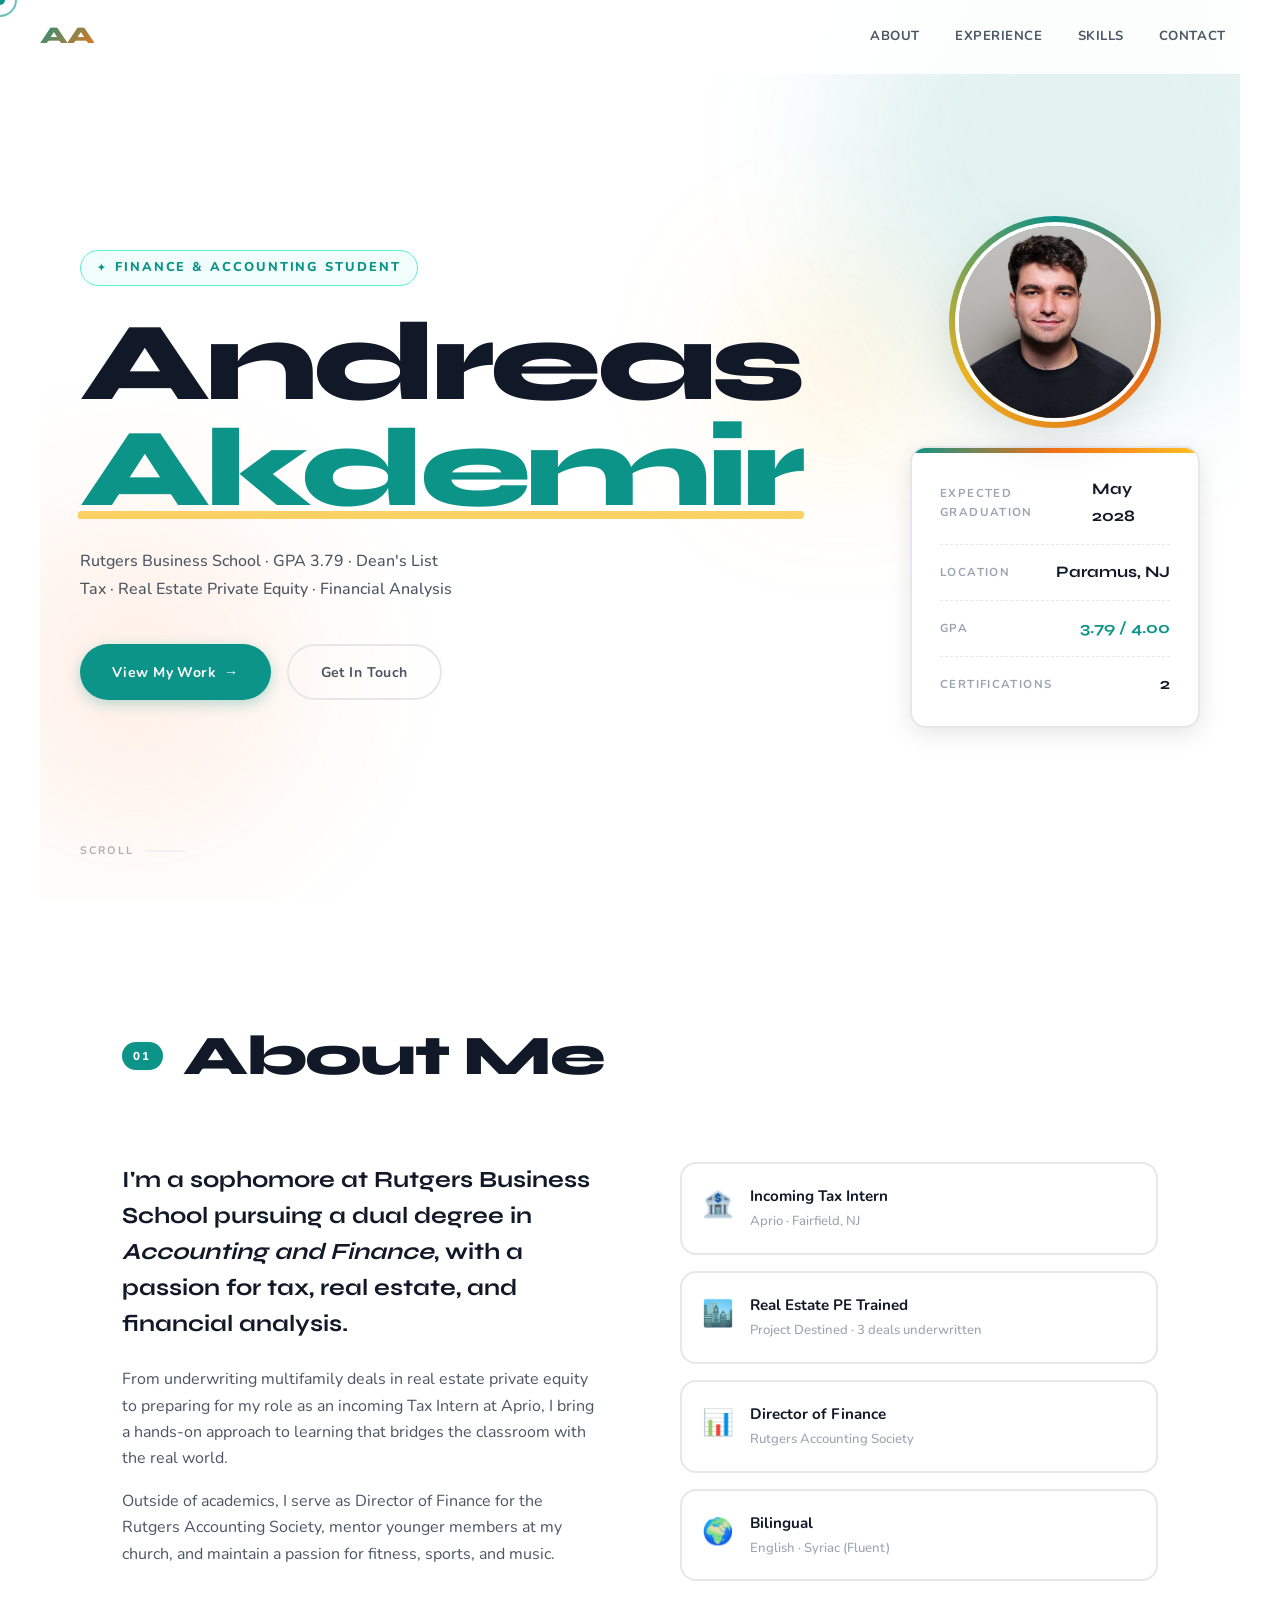
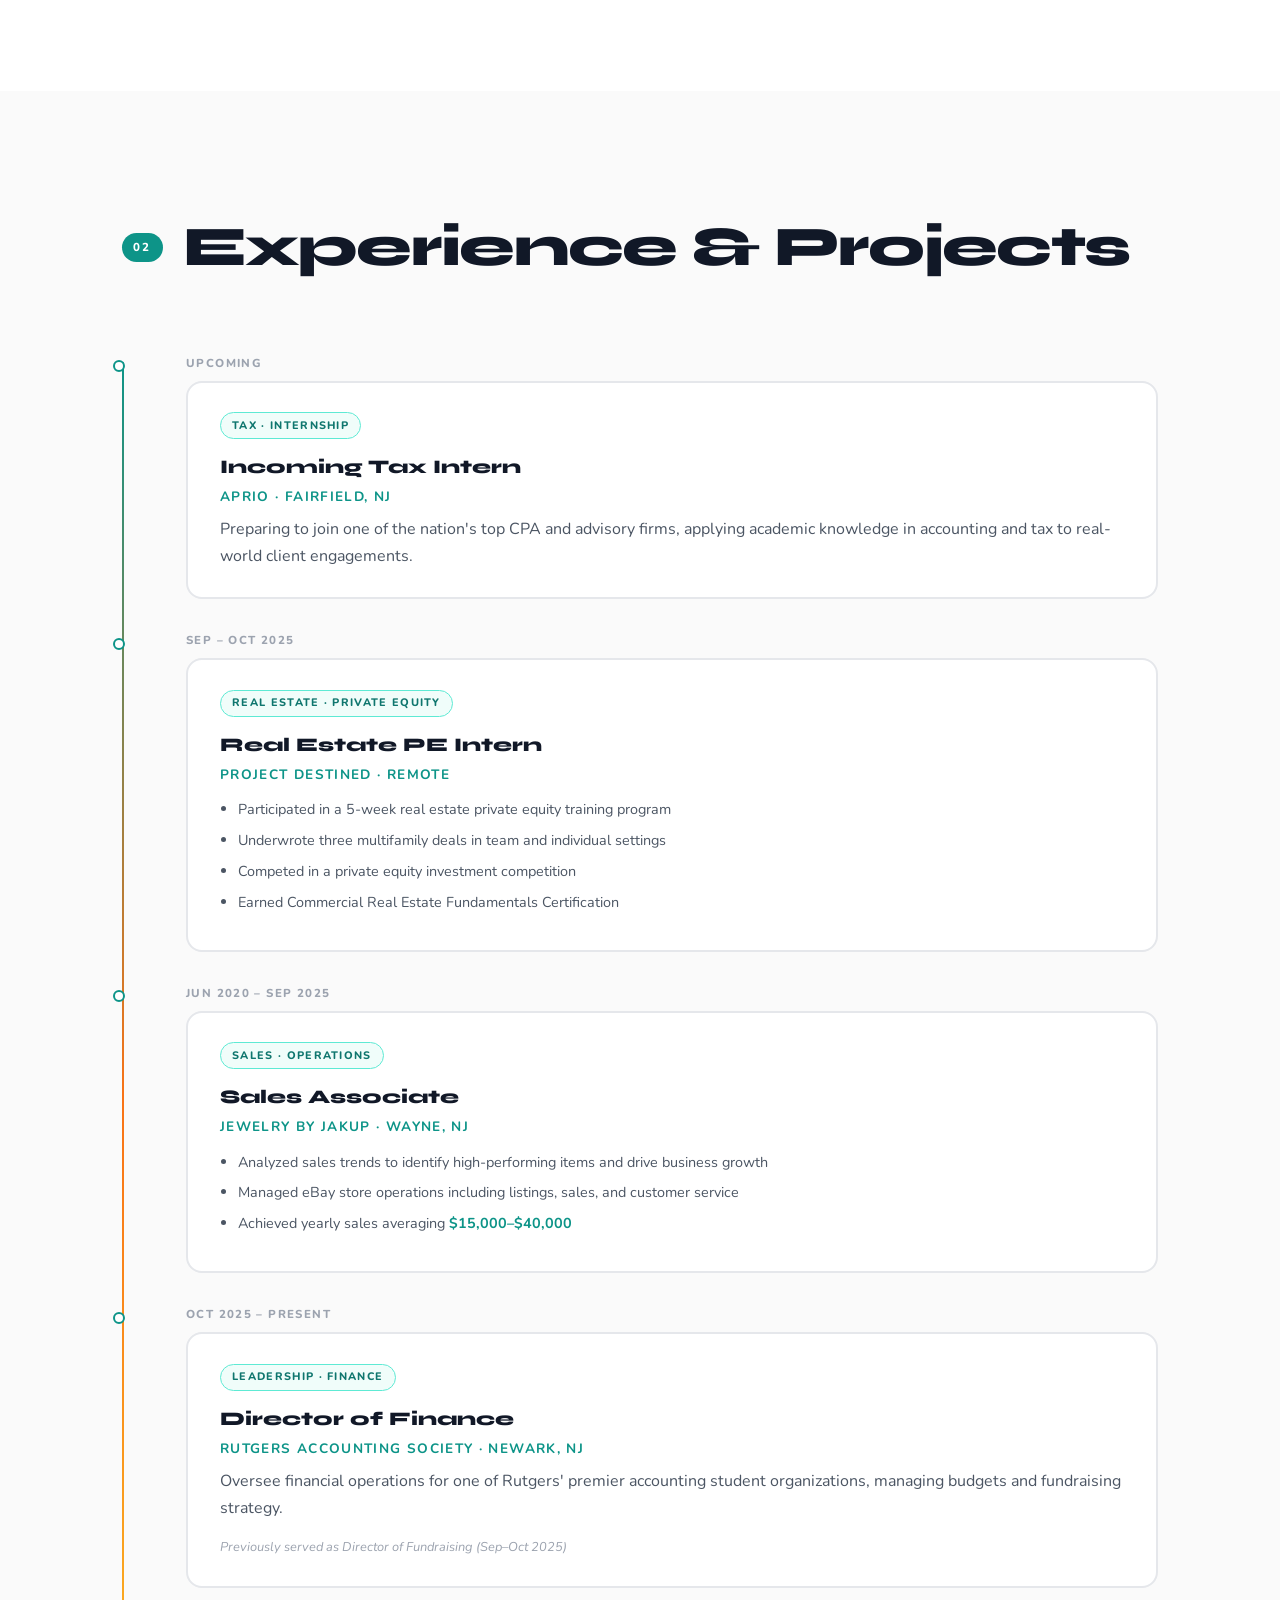
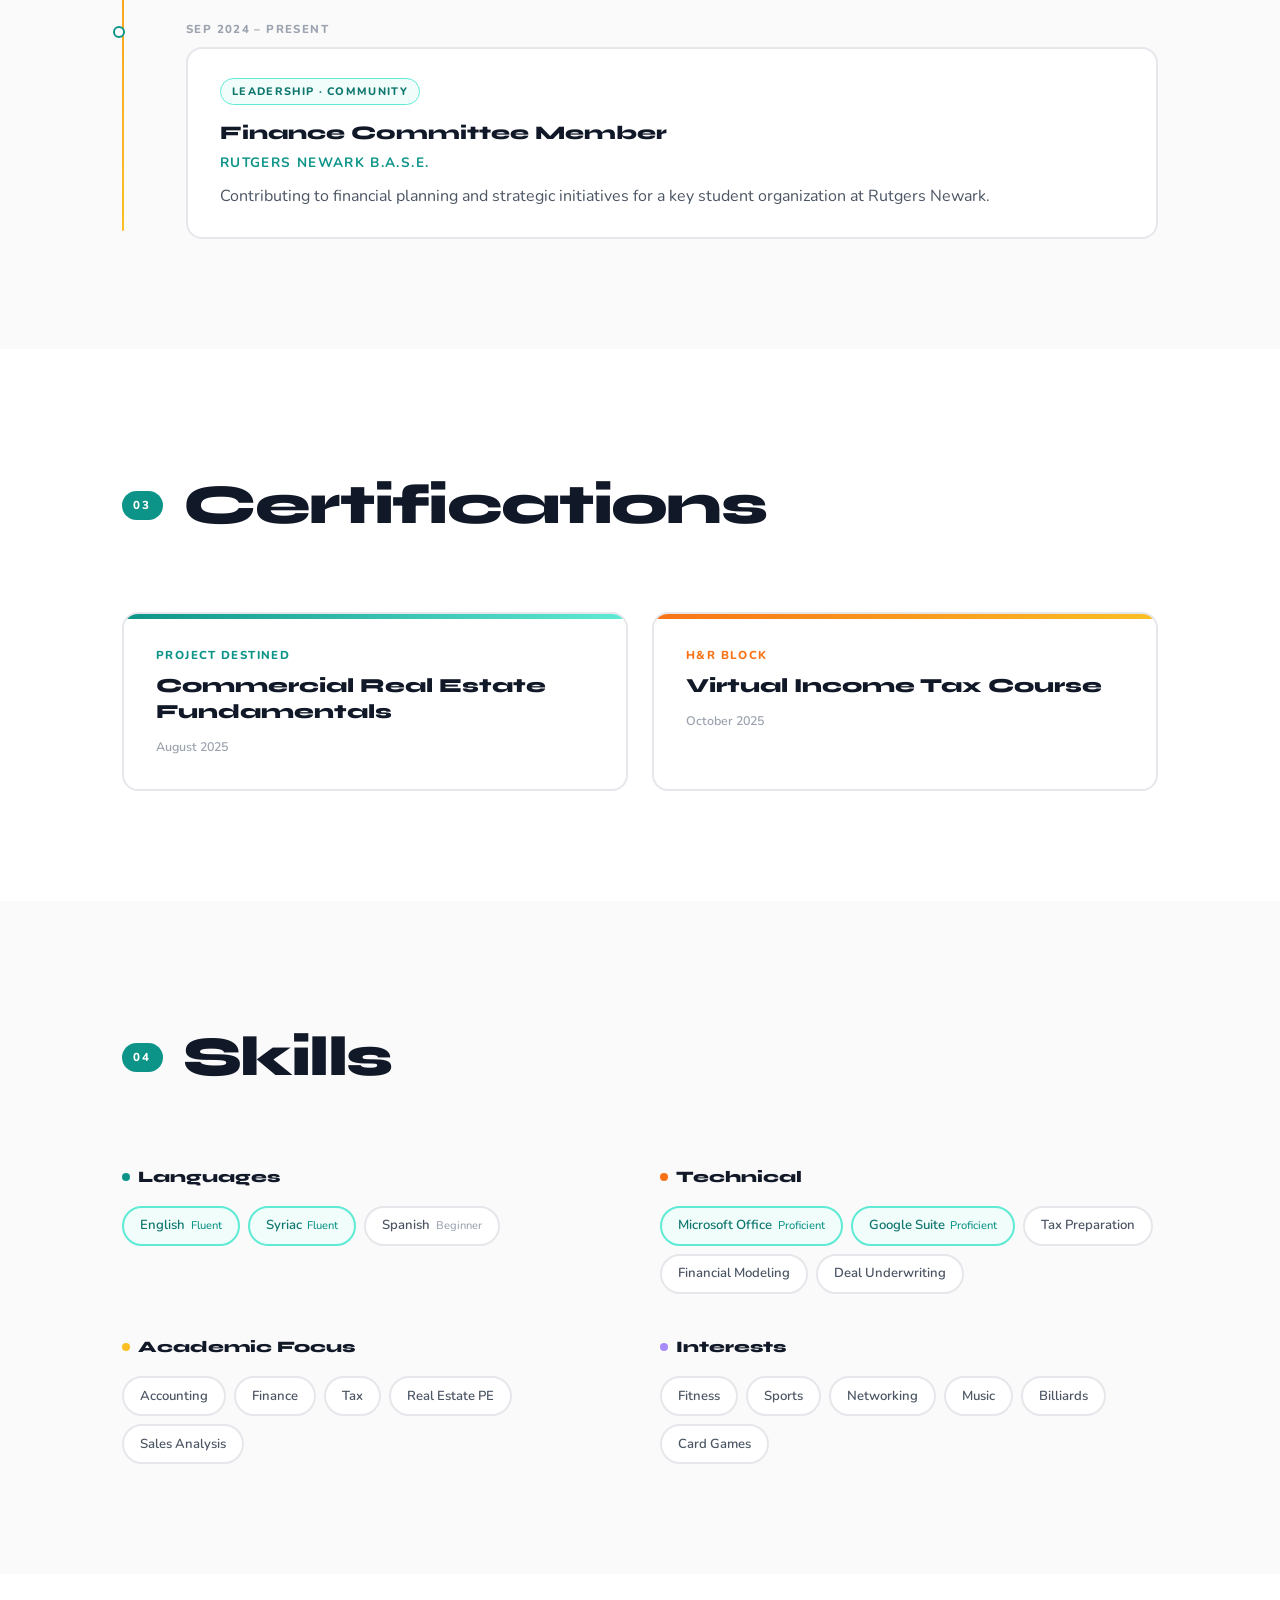
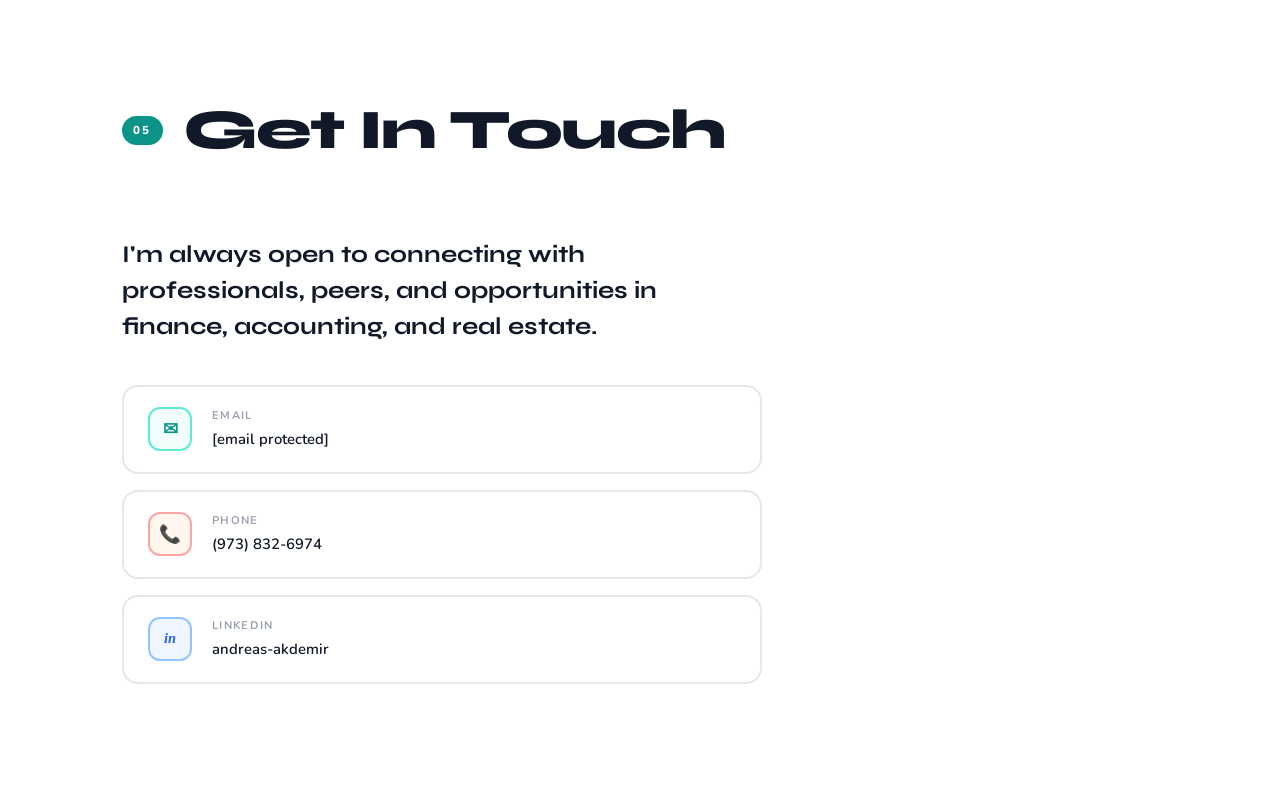
<file: index (1).html>
<!DOCTYPE html>
<html lang="en">
<head>
  <meta charset="UTF-8" />
  <meta name="viewport" content="width=device-width, initial-scale=1.0"/>
  <title>Andreas Akdemir — Finance & Accounting</title>
  <style>
/* =============================================
   ANDREAS AKDEMIR — FUN PORTFOLIO STYLES
   Playful, bold, energetic — still professional
   ============================================= */

/* ---- VARIABLES ---- */
:root {
  --teal:        #0d9488;
  --teal-light:  #5eead4;
  --teal-dark:   #0f766e;
  --teal-faint:  #f0fdfa;
  --coral:       #f97316;
  --coral-faint: #fff7ed;
  --yellow:      #fbbf24;
  --yellow-faint:#fffbeb;
  --white:       #ffffff;
  --off-white:   #f8fafb;
  --text:        #111827;
  --text-mid:    #4b5563;
  --text-light:  #9ca3af;
  --border:      #e5e7eb;
  --font-display:'Syne', sans-serif;
  --font-body:   'Nunito', sans-serif;
  --shadow-sm:    0 2px 8px rgba(0,0,0,0.07);
  --shadow-md:    0 6px 24px rgba(0,0,0,0.10);
  --shadow-lg:    0 16px 48px rgba(0,0,0,0.12);
  --shadow-teal:  0 8px 30px rgba(13,148,136,0.25);
  --shadow-coral: 0 8px 30px rgba(249,115,22,0.2);
  --radius:      16px;
  --radius-sm:   10px;
  --transition:  0.3s cubic-bezier(0.34, 1.56, 0.64, 1);
  --transition-fast: 0.2s ease;
}

/* ---- RESET ---- */
*, *::before, *::after { box-sizing: border-box; margin: 0; padding: 0; }
html { scroll-behavior: smooth; font-size: 16px; }
body {
  font-family: var(--font-body);
  color: var(--text);
  background: var(--white);
  line-height: 1.65;
  overflow-x: hidden;
  cursor: none;
}
a { text-decoration: none; color: inherit; }
ul { list-style: none; }

/* ---- CUSTOM CURSOR ---- */
.cursor-dot {
  width: 10px; height: 10px;
  background: var(--teal);
  border-radius: 50%;
  position: fixed;
  top: 0; left: 0;
  pointer-events: none;
  z-index: 9999;
  transform: translate(-50%, -50%);
  transition: background 0.2s ease, width 0.2s ease, height 0.2s ease;
}
.cursor-ring {
  width: 34px; height: 34px;
  border: 2px solid var(--teal);
  border-radius: 50%;
  position: fixed;
  top: 0; left: 0;
  pointer-events: none;
  z-index: 9998;
  transform: translate(-50%, -50%);
  transition: border-color 0.2s ease, width 0.25s ease, height 0.25s ease;
  opacity: 0.6;
}
.cursor-hover .cursor-dot { background: var(--coral); width: 14px; height: 14px; }
.cursor-hover .cursor-ring { border-color: var(--coral); width: 44px; height: 44px; }

/* ---- TYPOGRAPHY ---- */
h1, h2, h3 { font-family: var(--font-display); font-weight: 800; }
h2 { font-size: clamp(2.2rem, 5vw, 3.5rem); letter-spacing: -0.03em; }
h3 { font-size: 1.35rem; }
h4 { font-size: 0.85rem; font-family: var(--font-body); font-weight: 700; color: var(--teal); text-transform: uppercase; letter-spacing: 0.1em; margin-bottom: 0.5rem; }
p { color: var(--text-mid); margin-bottom: 1rem; }
p:last-child { margin-bottom: 0; }
strong { font-weight: 700; color: var(--text); }
.teal { color: var(--teal) !important; }

/* ---- UTILITY ---- */
.container { max-width: 1100px; margin: 0 auto; padding: 0 2rem; }
.section { padding: 110px 0; }
.section-alt { background: #fafafa; }

.section-header {
  display: flex;
  align-items: center;
  gap: 1.25rem;
  margin-bottom: 60px;
}
.section-number {
  font-family: var(--font-body);
  font-size: 0.72rem;
  font-weight: 800;
  letter-spacing: 0.18em;
  color: var(--white);
  background: var(--teal);
  padding: 0.3rem 0.7rem;
  border-radius: 100px;
  text-transform: uppercase;
}

/* ---- REVEAL ANIMATIONS ---- */
.reveal {
  opacity: 1;
  transform: translateY(0);
}
.delay-1 { transition-delay: 0.08s; }
.delay-2 { transition-delay: 0.16s; }
.delay-3 { transition-delay: 0.24s; }
.delay-4 { transition-delay: 0.32s; }

/* ---- NAVBAR ---- */
#navbar {
  position: fixed;
  top: 0; left: 0; right: 0;
  z-index: 100;
  display: flex;
  align-items: center;
  justify-content: space-between;
  padding: 1rem 2.5rem;
  background: rgba(255,255,255,0.88);
  backdrop-filter: blur(16px);
  border-bottom: 2px solid transparent;
  transition: border-color 0.3s, box-shadow 0.3s;
}
#navbar.scrolled {
  border-color: var(--teal-light);
  box-shadow: var(--shadow-sm);
}
.nav-logo {
  font-family: var(--font-display);
  font-size: 1.5rem;
  font-weight: 800;
  background: linear-gradient(135deg, var(--teal), var(--coral));
  -webkit-background-clip: text;
  -webkit-text-fill-color: transparent;
  background-clip: text;
  letter-spacing: -0.04em;
}
.nav-links { display: flex; gap: 0.4rem; }
.nav-links a {
  font-size: 0.82rem;
  font-weight: 700;
  letter-spacing: 0.04em;
  color: var(--text-mid);
  text-transform: uppercase;
  padding: 0.45rem 0.9rem;
  border-radius: 100px;
  transition: background 0.2s ease, color 0.2s ease;
}
.nav-links a:hover { background: var(--teal-faint); color: var(--teal); }
.hamburger { display: none; flex-direction: column; gap: 5px; background: none; border: none; cursor: pointer; padding: 4px; }
.hamburger span { display: block; width: 22px; height: 2px; background: var(--text); border-radius: 2px; transition: var(--transition-fast); }

/* ---- BG BLOBS ---- */
.blob {
  position: absolute;
  border-radius: 50%;
  filter: blur(70px);
  pointer-events: none;
  z-index: 0;
}

/* ---- HERO ---- */
#hero {
  min-height: 100vh;
  display: flex;
  align-items: center;
  padding: 130px 2.5rem 80px;
  position: relative;
  overflow: hidden;
  gap: 4rem;
  max-width: 1200px;
  margin: 0 auto;
}
.hero-blob-1 {
  width: 500px; height: 500px;
  background: rgba(13,148,136,0.12);
  top: -100px; right: -100px;
  animation: float1 8s ease-in-out infinite;
}
.hero-blob-2 {
  width: 350px; height: 350px;
  background: rgba(249,115,22,0.09);
  bottom: 50px; left: -80px;
  animation: float2 10s ease-in-out infinite;
}
.hero-blob-3 {
  width: 200px; height: 200px;
  background: rgba(251,191,36,0.14);
  top: 30%; right: 25%;
  animation: float1 7s ease-in-out infinite reverse;
}
@keyframes float1 {
  0%, 100% { transform: translateY(0) scale(1); }
  50% { transform: translateY(-30px) scale(1.05); }
}
@keyframes float2 {
  0%, 100% { transform: translateY(0) rotate(0deg); }
  50% { transform: translateY(-20px) rotate(8deg); }
}

.hero-content { flex: 1; position: relative; z-index: 1; }
.hero-eyebrow {
  display: inline-flex;
  align-items: center;
  gap: 0.5rem;
  font-size: 0.8rem;
  font-weight: 800;
  letter-spacing: 0.15em;
  text-transform: uppercase;
  color: var(--teal);
  background: var(--teal-faint);
  border: 1.5px solid var(--teal-light);
  padding: 0.4rem 1rem;
  border-radius: 100px;
  margin-bottom: 1.5rem;
}
.hero-eyebrow::before { content: '✦'; font-size: 0.65rem; }
.hero-name {
  font-size: clamp(3.8rem, 9vw, 7rem);
  line-height: 0.95;
  letter-spacing: -0.04em;
  color: var(--text);
  margin-bottom: 1.5rem;
  font-weight: 800;
}
.name-highlight {
  position: relative;
  display: inline-block;
  color: var(--teal);
}
.name-highlight::after {
  content: '';
  position: absolute;
  bottom: 4px; left: -2px; right: -2px;
  height: 8px;
  background: var(--yellow);
  border-radius: 3px;
  z-index: -1;
  transform: skewX(-4deg);
  opacity: 0.7;
}
.hero-sub {
  font-size: 1rem;
  color: var(--text-mid);
  line-height: 1.8;
  margin-bottom: 2.5rem;
  max-width: 420px;
  font-weight: 500;
}
.hero-cta { display: flex; gap: 1rem; flex-wrap: wrap; }

.btn-primary {
  display: inline-flex;
  align-items: center;
  gap: 0.5rem;
  padding: 0.9rem 2rem;
  background: var(--teal);
  color: white;
  font-size: 0.88rem;
  font-weight: 700;
  letter-spacing: 0.03em;
  border-radius: 100px;
  transition: transform 0.2s cubic-bezier(0.34,1.56,0.64,1), box-shadow 0.2s ease, background 0.2s ease;
  box-shadow: 0 4px 14px rgba(13,148,136,0.3);
}
.btn-primary::after { content: '→'; }
.btn-primary:hover {
  background: var(--teal-dark);
  transform: translateY(-3px) scale(1.04);
  box-shadow: var(--shadow-teal);
}
.btn-ghost {
  display: inline-flex;
  align-items: center;
  gap: 0.5rem;
  padding: 0.9rem 2rem;
  border: 2px solid var(--border);
  color: var(--text-mid);
  font-size: 0.88rem;
  font-weight: 700;
  letter-spacing: 0.03em;
  border-radius: 100px;
  transition: border-color 0.2s, color 0.2s, transform 0.2s cubic-bezier(0.34,1.56,0.64,1);
}
.btn-ghost:hover { border-color: var(--coral); color: var(--coral); transform: translateY(-3px); }

.hero-side { flex: 0 0 290px; position: relative; z-index: 1; }
.hero-card {
  background: var(--white);
  border: 2px solid var(--border);
  border-radius: var(--radius);
  padding: 1.75rem;
  box-shadow: var(--shadow-md);
  position: relative;
  overflow: hidden;
}
.hero-card::before {
  content: '';
  position: absolute;
  top: 0; left: 0; right: 0;
  height: 5px;
  background: linear-gradient(90deg, var(--teal), var(--coral), var(--yellow));
}
.hero-card-row {
  display: flex;
  justify-content: space-between;
  align-items: center;
  padding: 0.9rem 0;
  border-bottom: 1px dashed var(--border);
}
.hero-card-row:last-child { border-bottom: none; padding-bottom: 0; }
.hero-card-row:first-child { padding-top: 0; }
.card-label { font-size: 0.72rem; text-transform: uppercase; letter-spacing: 0.12em; color: var(--text-light); font-weight: 700; }
.card-value { font-family: var(--font-display); font-size: 1rem; font-weight: 700; color: var(--text); }

.scroll-hint {
  position: absolute;
  bottom: 2.5rem; left: 2.5rem;
  display: flex;
  align-items: center;
  gap: 0.75rem;
  opacity: 0.45;
}
.scroll-hint span { font-size: 0.68rem; letter-spacing: 0.18em; text-transform: uppercase; color: var(--text-mid); font-weight: 700; }
.scroll-line { width: 40px; height: 2px; background: var(--border); border-radius: 2px; overflow: hidden; position: relative; }
.scroll-line::after {
  content: '';
  position: absolute; top: 0; left: -100%;
  width: 100%; height: 100%;
  background: linear-gradient(90deg, var(--teal), var(--coral));
  animation: scrollLine 2s ease infinite;
}
@keyframes scrollLine { 0% { left: -100%; } 100% { left: 100%; } }

/* ---- ABOUT ---- */
.about-grid {
  display: grid;
  grid-template-columns: 1fr 1fr;
  gap: 5rem;
  align-items: start;
}
.about-text .large-text {
  font-family: var(--font-display);
  font-size: 1.45rem;
  line-height: 1.55;
  color: var(--text);
  margin-bottom: 1.5rem;
  font-weight: 700;
}
.about-highlights { display: flex; flex-direction: column; gap: 1rem; }
.highlight-item {
  display: flex;
  align-items: flex-start;
  gap: 1rem;
  padding: 1.25rem;
  background: var(--white);
  border: 2px solid var(--border);
  border-radius: var(--radius);
  transition: transform var(--transition), box-shadow var(--transition), border-color var(--transition);
}
.highlight-item:hover {
  transform: translateY(-4px) rotate(-0.5deg);
  box-shadow: var(--shadow-md);
  border-color: var(--teal-light);
}
.highlight-item:nth-child(2):hover { border-color: #fcd34d; box-shadow: 0 8px 28px rgba(251,191,36,0.2); }
.highlight-item:nth-child(3):hover { border-color: #fca5a5; box-shadow: 0 8px 28px rgba(249,115,22,0.15); }
.highlight-icon { font-size: 1.6rem; flex-shrink: 0; }
.highlight-item strong { display: block; font-size: 0.95rem; color: var(--text); margin-bottom: 2px; font-weight: 700; }
.highlight-item p { font-size: 0.82rem; color: var(--text-light); margin: 0; font-weight: 500; }

/* ---- TIMELINE ---- */
.timeline { position: relative; padding-left: 2rem; }
.timeline::before {
  content: '';
  position: absolute;
  top: 8px; bottom: 8px; left: 0;
  width: 2px;
  background: linear-gradient(to bottom, var(--teal), var(--coral), var(--yellow));
  border-radius: 2px;
}
.timeline-item {
  position: relative;
  margin-bottom: 2rem;
  padding-left: 2rem;
}
.timeline-item:last-child { margin-bottom: 0; }
.timeline-dot {
  position: absolute;
  left: -2.55rem;
  top: 0.4rem;
  width: 12px; height: 12px;
  background: var(--white);
  border: 2.5px solid var(--teal);
  border-radius: 50%;
  transition: transform var(--transition), background var(--transition);
}
.timeline-item:hover .timeline-dot {
  background: var(--teal);
  transform: scale(1.5);
}
.timeline-date {
  font-size: 0.72rem;
  font-weight: 800;
  letter-spacing: 0.12em;
  text-transform: uppercase;
  color: var(--text-light);
  margin-bottom: 0.5rem;
}
.timeline-card {
  background: var(--white);
  border: 2px solid var(--border);
  border-radius: var(--radius);
  padding: 1.75rem 2rem;
  transition: transform var(--transition), box-shadow var(--transition), border-color var(--transition);
}
.timeline-card:hover {
  transform: translateX(6px);
  box-shadow: var(--shadow-md);
  border-color: var(--teal-light);
}
.timeline-tag {
  display: inline-block;
  font-size: 0.68rem;
  font-weight: 800;
  letter-spacing: 0.12em;
  text-transform: uppercase;
  color: var(--teal-dark);
  background: var(--teal-faint);
  border: 1.5px solid var(--teal-light);
  padding: 0.22rem 0.7rem;
  border-radius: 100px;
  margin-bottom: 0.75rem;
}
.timeline-card h3 { font-size: 1.2rem; margin-bottom: 0.2rem; }
.timeline-card ul { padding-left: 1.1rem; margin-top: 0.75rem; }
.timeline-card ul li {
  font-size: 0.9rem;
  color: var(--text-mid);
  margin-bottom: 0.45rem;
  list-style: disc;
}
.small-note { font-size: 0.8rem !important; color: var(--text-light) !important; font-style: italic; margin-top: 0.75rem; }

/* ---- CERTIFICATIONS ---- */
.cert-grid {
  display: grid;
  grid-template-columns: 1fr 1fr;
  gap: 1.5rem;
}
.cert-card {
  padding: 2rem;
  border: 2px solid var(--border);
  border-radius: var(--radius);
  background: var(--white);
  position: relative;
  overflow: hidden;
  transition: transform var(--transition), box-shadow var(--transition), border-color var(--transition);
}
.cert-card::before {
  content: '';
  position: absolute;
  top: 0; left: 0; right: 0;
  height: 5px;
  background: linear-gradient(90deg, var(--teal), var(--teal-light));
}
.cert-card:nth-child(2)::before { background: linear-gradient(90deg, var(--coral), var(--yellow)); }
.cert-card:hover { transform: translateY(-6px) rotate(0.5deg); box-shadow: var(--shadow-lg); border-color: var(--teal-light); }
.cert-card:nth-child(2):hover { border-color: #fca5a5; box-shadow: var(--shadow-coral); }
.cert-org {
  font-size: 0.72rem;
  font-weight: 800;
  letter-spacing: 0.12em;
  text-transform: uppercase;
  color: var(--teal);
  margin-bottom: 0.5rem;
}
.cert-card:nth-child(2) .cert-org { color: var(--coral); }
.cert-name {
  font-family: var(--font-display);
  font-size: 1.25rem;
  color: var(--text);
  line-height: 1.3;
  margin-bottom: 0.75rem;
  font-weight: 800;
}
.cert-date { font-size: 0.78rem; color: var(--text-light); font-weight: 600; }

/* ---- SKILLS ---- */
.skills-grid {
  display: grid;
  grid-template-columns: 1fr 1fr;
  gap: 2.5rem;
}
.skill-group h3 {
  font-size: 1rem;
  margin-bottom: 1rem;
  color: var(--text);
  display: flex;
  align-items: center;
  gap: 0.5rem;
}
.skill-group h3::before {
  content: '';
  display: inline-block;
  width: 8px; height: 8px;
  background: var(--teal);
  border-radius: 50%;
  flex-shrink: 0;
}
.skill-group:nth-child(2) h3::before { background: var(--coral); }
.skill-group:nth-child(3) h3::before { background: var(--yellow); }
.skill-group:nth-child(4) h3::before { background: #a78bfa; }

.skill-pills { display: flex; flex-wrap: wrap; gap: 0.5rem; }
.pill {
  display: inline-flex;
  align-items: center;
  gap: 0.35rem;
  padding: 0.45rem 1rem;
  border: 2px solid var(--border);
  border-radius: 100px;
  font-size: 0.82rem;
  font-weight: 600;
  color: var(--text-mid);
  background: var(--white);
  transition: transform var(--transition), border-color 0.2s, color 0.2s, box-shadow 0.2s;
}
.pill em { font-style: normal; font-size: 0.7rem; color: var(--text-light); font-weight: 500; }
.pill-strong {
  border-color: var(--teal-light);
  background: var(--teal-faint);
  color: var(--teal-dark);
}
.pill-strong em { color: var(--teal); }
.pill:hover {
  transform: translateY(-3px) scale(1.06);
  border-color: var(--teal);
  color: var(--teal);
  box-shadow: 0 4px 12px rgba(13,148,136,0.2);
}

/* ---- CONTACT ---- */
.contact-wrapper { max-width: 640px; }
.contact-intro {
  font-family: var(--font-display);
  font-size: 1.5rem;
  line-height: 1.5;
  color: var(--text);
  margin-bottom: 2.5rem;
  font-weight: 700;
}
.contact-links { display: flex; flex-direction: column; gap: 1rem; }
.contact-link {
  display: flex;
  align-items: center;
  gap: 1.25rem;
  padding: 1.25rem 1.5rem;
  border: 2px solid var(--border);
  border-radius: var(--radius);
  transition: transform var(--transition), border-color 0.2s, box-shadow 0.2s, background 0.2s;
}
.contact-link:hover {
  transform: translateX(10px);
  border-color: var(--teal);
  background: var(--teal-faint);
  box-shadow: var(--shadow-sm);
}
.contact-link:nth-child(2):hover { border-color: var(--coral); background: var(--coral-faint); }
.contact-link:nth-child(3):hover { border-color: #2563eb; background: #eff6ff; }
.contact-icon {
  width: 44px; height: 44px;
  display: flex; align-items: center; justify-content: center;
  background: var(--teal-faint);
  border: 2px solid var(--teal-light);
  border-radius: 12px;
  color: var(--teal);
  font-size: 1.1rem;
  font-weight: 800;
  flex-shrink: 0;
  font-family: Georgia, serif;
  transition: transform var(--transition);
}
.contact-link:hover .contact-icon { transform: scale(1.15) rotate(-5deg); }
.contact-link:nth-child(2) .contact-icon { background: var(--coral-faint); border-color: #fca5a5; color: var(--coral); }
.contact-link:nth-child(3) .contact-icon { background: #eff6ff; border-color: #93c5fd; color: #2563eb; font-style: italic; font-size: 0.9rem; }
.contact-label {
  display: block;
  font-size: 0.7rem;
  text-transform: uppercase;
  letter-spacing: 0.12em;
  color: var(--text-light);
  margin-bottom: 2px;
  font-weight: 700;
}
.contact-val { display: block; font-size: 0.93rem; color: var(--text); font-weight: 600; }

/* ---- FOOTER ---- */
footer {
  padding: 2rem 2.5rem;
  border-top: 2px dashed var(--border);
  text-align: center;
  background: #fafafa;
}
footer p { font-size: 0.8rem; color: var(--text-light); margin: 0; font-weight: 600; }
footer p::before { content: '✦ '; color: var(--teal); }
footer p::after { content: ' ✦'; color: var(--coral); }

/* ---- RESPONSIVE ---- */
@media (max-width: 900px) {
  #hero { flex-direction: column; gap: 2.5rem; padding-top: 110px; }
  .hero-side { flex: unset; width: 100%; max-width: 380px; }
  .about-grid { grid-template-columns: 1fr; gap: 2.5rem; }
  .skills-grid { grid-template-columns: 1fr; }
  .cert-grid { grid-template-columns: 1fr; }
}
@media (max-width: 640px) {
  body { cursor: auto; }
  .cursor-dot, .cursor-ring { display: none; }
  .section { padding: 70px 0; }
  .nav-links { display: none; flex-direction: column; gap: 0; position: absolute; top: 100%; left: 0; right: 0; background: white; border-bottom: 2px solid var(--border); padding: 1rem 0; }
  .nav-links.open { display: flex; }
  .nav-links a { padding: 0.75rem 2rem; border-radius: 0; }
  .hamburger { display: flex; }
  #navbar { padding: 1rem 1.5rem; }
  .timeline { padding-left: 1rem; }
  .timeline-item { padding-left: 1.5rem; }
  .timeline-dot { left: -1.55rem; }
}

/* ---- HERO PHOTO ---- */
.hero-photo-wrap {
  position: relative;
  width: 200px;
  height: 200px;
  margin: 0 auto 1.5rem;
}
.hero-photo {
  width: 200px;
  height: 200px;
  object-fit: cover;
  object-position: center top;
  border-radius: 50%;
  border: 4px solid var(--white);
  box-shadow: var(--shadow-lg);
  position: relative;
  z-index: 1;
  transition: transform var(--transition);
}
.hero-photo:hover { transform: scale(1.04) rotate(-2deg); }
.hero-photo-ring {
  position: absolute;
  inset: -6px;
  border-radius: 50%;
  background: conic-gradient(var(--teal), var(--coral), var(--yellow), var(--teal));
  z-index: 0;
  animation: spinRing 6s linear infinite;
}
@keyframes spinRing {
  from { transform: rotate(0deg); }
  to   { transform: rotate(360deg); }
}

</style>
  <link href="https://fonts.googleapis.com/css2?family=Syne:wght@700;800&family=Nunito:wght@400;500;600;700;800&display=swap" rel="stylesheet"/>
</head>
<body>
  <div class="cursor-dot" id="cursorDot"></div>
  <div class="cursor-ring" id="cursorRing"></div>

  <!-- NAV -->
  <nav id="navbar">
    <div class="nav-logo">AA</div>
    <ul class="nav-links">
      <li><a href="#about">About</a></li>
      <li><a href="#experience">Experience</a></li>
      <li><a href="#skills">Skills</a></li>
      <li><a href="#contact">Contact</a></li>
    </ul>
    <button class="hamburger" id="hamburger" aria-label="Toggle menu">
      <span></span><span></span><span></span>
    </button>
  </nav>

  <!-- HERO -->
  <section id="hero">
    <div class="blob hero-blob-1"></div>
    <div class="blob hero-blob-2"></div>
    <div class="blob hero-blob-3"></div>
    <div class="hero-content">
      <p class="hero-eyebrow reveal">Finance &amp; Accounting Student</p>
      <h1 class="hero-name reveal delay-1">Andreas<br/><span class="name-highlight">Akdemir</span></h1>
      <p class="hero-sub reveal delay-2">
        Rutgers Business School · GPA 3.79 · Dean's List<br/>
        Tax · Real Estate Private Equity · Financial Analysis
      </p>
      <div class="hero-cta reveal delay-3">
        <a href="#experience" class="btn-primary">View My Work</a>
        <a href="#contact" class="btn-ghost">Get In Touch</a>
      </div>
    </div>
    <div class="hero-side reveal delay-4">
      <div class="hero-photo-wrap">
        <img src="[data-uri]" alt="Andreas Akdemir" class="hero-photo" />
        <div class="hero-photo-ring"></div>
      </div>
      <div class="hero-card">
        <div class="hero-card-row">
          <span class="card-label">Expected Graduation</span>
          <span class="card-value">May 2028</span>
        </div>
        <div class="hero-card-row">
          <span class="card-label">Location</span>
          <span class="card-value">Paramus, NJ</span>
        </div>
        <div class="hero-card-row">
          <span class="card-label">GPA</span>
          <span class="card-value teal">3.79 / 4.00</span>
        </div>
        <div class="hero-card-row">
          <span class="card-label">Certifications</span>
          <span class="card-value">2</span>
        </div>
      </div>
    </div>
    <div class="scroll-hint">
      <span>Scroll</span>
      <div class="scroll-line"></div>
    </div>
  </section>

  <!-- ABOUT -->
  <section id="about" class="section">
    <div class="container">
      <div class="section-header reveal">
        <span class="section-number">01</span>
        <h2>About Me</h2>
      </div>
      <div class="about-grid">
        <div class="about-text reveal delay-1">
          <p class="large-text">
            I'm a sophomore at Rutgers Business School pursuing a dual degree in <em>Accounting and Finance</em>, with a passion for tax, real estate, and financial analysis.
          </p>
          <p>
            From underwriting multifamily deals in real estate private equity to preparing for my role as an incoming Tax Intern at Aprio, I bring a hands-on approach to learning that bridges the classroom with the real world.
          </p>
          <p>
            Outside of academics, I serve as Director of Finance for the Rutgers Accounting Society, mentor younger members at my church, and maintain a passion for fitness, sports, and music.
          </p>
        </div>
        <div class="about-highlights reveal delay-2">
          <div class="highlight-item">
            <div class="highlight-icon">🏦</div>
            <div>
              <strong>Incoming Tax Intern</strong>
              <p>Aprio · Fairfield, NJ</p>
            </div>
          </div>
          <div class="highlight-item">
            <div class="highlight-icon">🏙️</div>
            <div>
              <strong>Real Estate PE Trained</strong>
              <p>Project Destined · 3 deals underwritten</p>
            </div>
          </div>
          <div class="highlight-item">
            <div class="highlight-icon">📊</div>
            <div>
              <strong>Director of Finance</strong>
              <p>Rutgers Accounting Society</p>
            </div>
          </div>
          <div class="highlight-item">
            <div class="highlight-icon">🌍</div>
            <div>
              <strong>Bilingual</strong>
              <p>English · Syriac (Fluent)</p>
            </div>
          </div>
        </div>
      </div>
    </div>
  </section>

  <!-- EXPERIENCE -->
  <section id="experience" class="section section-alt">
    <div class="container">
      <div class="section-header reveal">
        <span class="section-number">02</span>
        <h2>Experience &amp; Projects</h2>
      </div>

      <div class="timeline">

        <div class="timeline-item reveal">
          <div class="timeline-dot"></div>
          <div class="timeline-date">Upcoming</div>
          <div class="timeline-card">
            <div class="timeline-tag">Tax · Internship</div>
            <h3>Incoming Tax Intern</h3>
            <h4>Aprio · Fairfield, NJ</h4>
            <p>Preparing to join one of the nation's top CPA and advisory firms, applying academic knowledge in accounting and tax to real-world client engagements.</p>
          </div>
        </div>

        <div class="timeline-item reveal delay-1">
          <div class="timeline-dot"></div>
          <div class="timeline-date">Sep – Oct 2025</div>
          <div class="timeline-card">
            <div class="timeline-tag">Real Estate · Private Equity</div>
            <h3>Real Estate PE Intern</h3>
            <h4>Project Destined · Remote</h4>
            <ul>
              <li>Participated in a 5-week real estate private equity training program</li>
              <li>Underwrote three multifamily deals in team and individual settings</li>
              <li>Competed in a private equity investment competition</li>
              <li>Earned Commercial Real Estate Fundamentals Certification</li>
            </ul>
          </div>
        </div>

        <div class="timeline-item reveal delay-2">
          <div class="timeline-dot"></div>
          <div class="timeline-date">Jun 2020 – Sep 2025</div>
          <div class="timeline-card">
            <div class="timeline-tag">Sales · Operations</div>
            <h3>Sales Associate</h3>
            <h4>Jewelry By Jakup · Wayne, NJ</h4>
            <ul>
              <li>Analyzed sales trends to identify high-performing items and drive business growth</li>
              <li>Managed eBay store operations including listings, sales, and customer service</li>
              <li>Achieved yearly sales averaging <strong class="teal">$15,000–$40,000</strong></li>
            </ul>
          </div>
        </div>

        <div class="timeline-item reveal delay-3">
          <div class="timeline-dot"></div>
          <div class="timeline-date">Oct 2025 – Present</div>
          <div class="timeline-card">
            <div class="timeline-tag">Leadership · Finance</div>
            <h3>Director of Finance</h3>
            <h4>Rutgers Accounting Society · Newark, NJ</h4>
            <p>Oversee financial operations for one of Rutgers' premier accounting student organizations, managing budgets and fundraising strategy.</p>
            <p class="small-note">Previously served as Director of Fundraising (Sep–Oct 2025)</p>
          </div>
        </div>

        <div class="timeline-item reveal delay-4">
          <div class="timeline-dot"></div>
          <div class="timeline-date">Sep 2024 – Present</div>
          <div class="timeline-card">
            <div class="timeline-tag">Leadership · Community</div>
            <h3>Finance Committee Member</h3>
            <h4>Rutgers Newark B.A.S.E.</h4>
            <p>Contributing to financial planning and strategic initiatives for a key student organization at Rutgers Newark.</p>
          </div>
        </div>

      </div>
    </div>
  </section>

  <!-- CERTIFICATIONS -->
  <section id="certifications" class="section">
    <div class="container">
      <div class="section-header reveal">
        <span class="section-number">03</span>
        <h2>Certifications</h2>
      </div>
      <div class="cert-grid">
        <div class="cert-card reveal delay-1">
          <div class="cert-org">Project Destined</div>
          <div class="cert-name">Commercial Real Estate Fundamentals</div>
          <div class="cert-date">August 2025</div>
        </div>
        <div class="cert-card reveal delay-2">
          <div class="cert-org">H&amp;R Block</div>
          <div class="cert-name">Virtual Income Tax Course</div>
          <div class="cert-date">October 2025</div>
        </div>
      </div>
    </div>
  </section>

  <!-- SKILLS -->
  <section id="skills" class="section section-alt">
    <div class="container">
      <div class="section-header reveal">
        <span class="section-number">04</span>
        <h2>Skills</h2>
      </div>
      <div class="skills-grid">

        <div class="skill-group reveal delay-1">
          <h3>Languages</h3>
          <div class="skill-pills">
            <span class="pill pill-strong">English <em>Fluent</em></span>
            <span class="pill pill-strong">Syriac <em>Fluent</em></span>
            <span class="pill">Spanish <em>Beginner</em></span>
          </div>
        </div>

        <div class="skill-group reveal delay-2">
          <h3>Technical</h3>
          <div class="skill-pills">
            <span class="pill pill-strong">Microsoft Office <em>Proficient</em></span>
            <span class="pill pill-strong">Google Suite <em>Proficient</em></span>
            <span class="pill">Tax Preparation</span>
            <span class="pill">Financial Modeling</span>
            <span class="pill">Deal Underwriting</span>
          </div>
        </div>

        <div class="skill-group reveal delay-3">
          <h3>Academic Focus</h3>
          <div class="skill-pills">
            <span class="pill">Accounting</span>
            <span class="pill">Finance</span>
            <span class="pill">Tax</span>
            <span class="pill">Real Estate PE</span>
            <span class="pill">Sales Analysis</span>
          </div>
        </div>

        <div class="skill-group reveal delay-4">
          <h3>Interests</h3>
          <div class="skill-pills">
            <span class="pill">Fitness</span>
            <span class="pill">Sports</span>
            <span class="pill">Networking</span>
            <span class="pill">Music</span>
            <span class="pill">Billiards</span>
            <span class="pill">Card Games</span>
          </div>
        </div>

      </div>
    </div>
  </section>

  <!-- CONTACT -->
  <section id="contact" class="section">
    <div class="container">
      <div class="section-header reveal">
        <span class="section-number">05</span>
        <h2>Get In Touch</h2>
      </div>
      <div class="contact-wrapper reveal delay-1">
        <p class="contact-intro">
          I'm always open to connecting with professionals, peers, and opportunities in finance, accounting, and real estate.
        </p>
        <div class="contact-links">
          <a href="/cdn-cgi/l/email-protection#05646e6160686c77646b6177606476456268646c692b666a68" class="contact-link">
            <span class="contact-icon">✉</span>
            <div>
              <span class="contact-label">Email</span>
              <span class="contact-val"><span class="__cf_email__" data-cfemail="47262c23222a2e352629233522263407202a262e2b6924282a">[email&#160;protected]</span></span>
            </div>
          </a>
          <a href="tel:9738326974" class="contact-link">
            <span class="contact-icon">📞</span>
            <div>
              <span class="contact-label">Phone</span>
              <span class="contact-val">(973) 832-6974</span>
            </div>
          </a>
          <a href="https://www.linkedin.com/in/andreas-akdemir" target="_blank" class="contact-link">
            <span class="contact-icon">in</span>
            <div>
              <span class="contact-label">LinkedIn</span>
              <span class="contact-val">andreas-akdemir</span>
            </div>
          </a>
        </div>
      </div>
    </div>
  </section>

  <!-- FOOT
</file>
